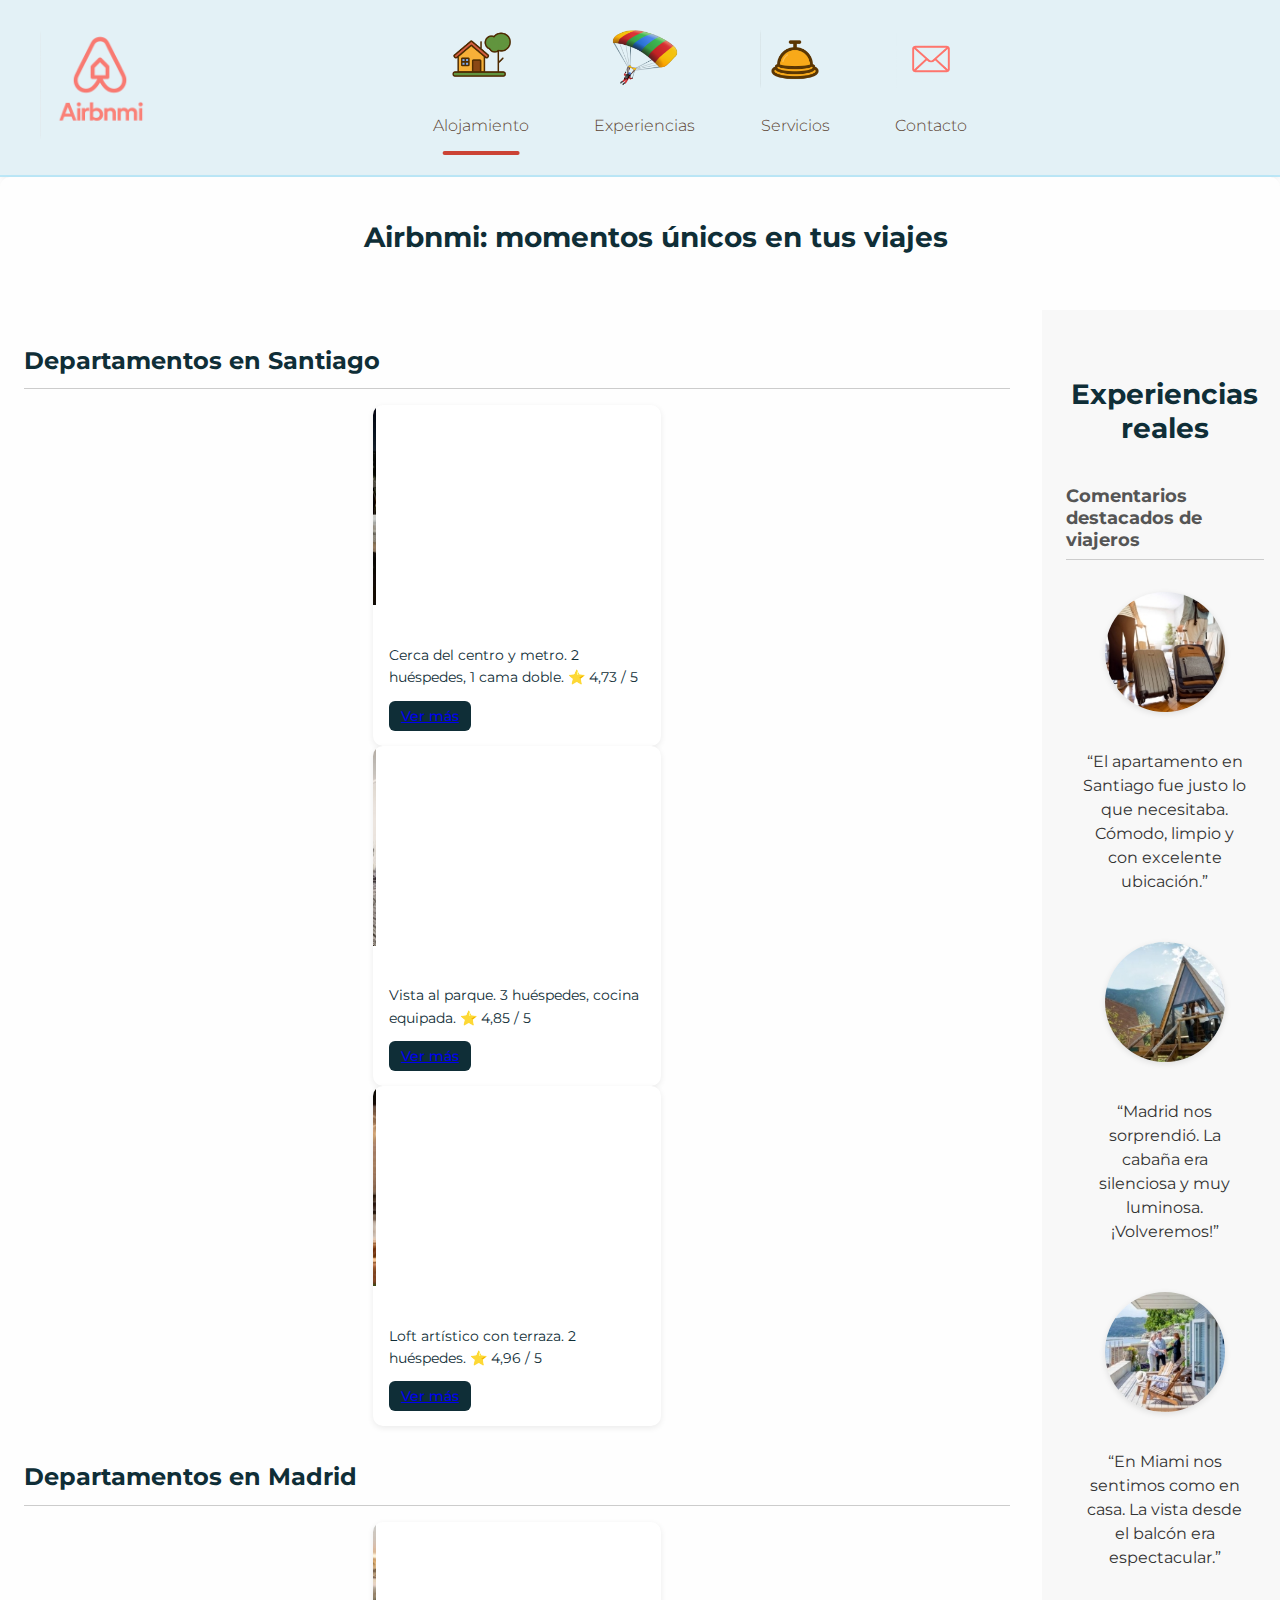
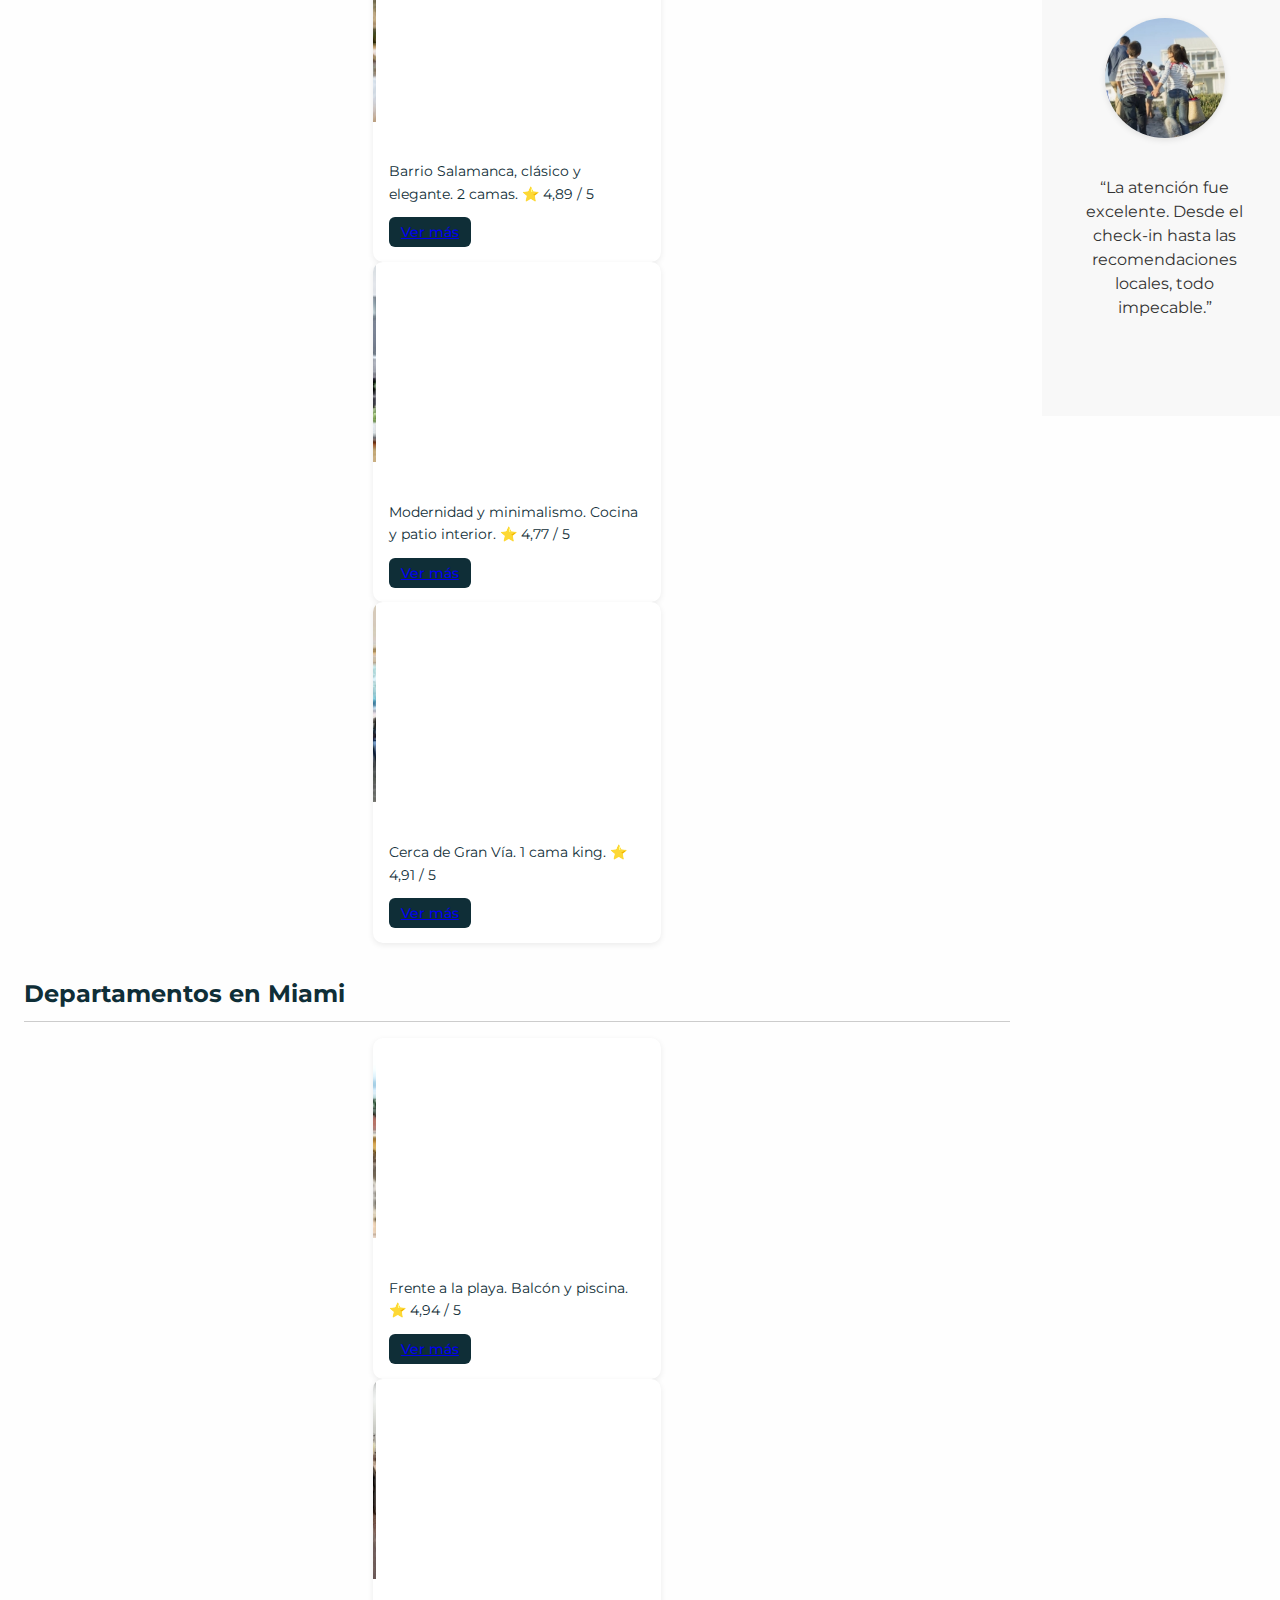
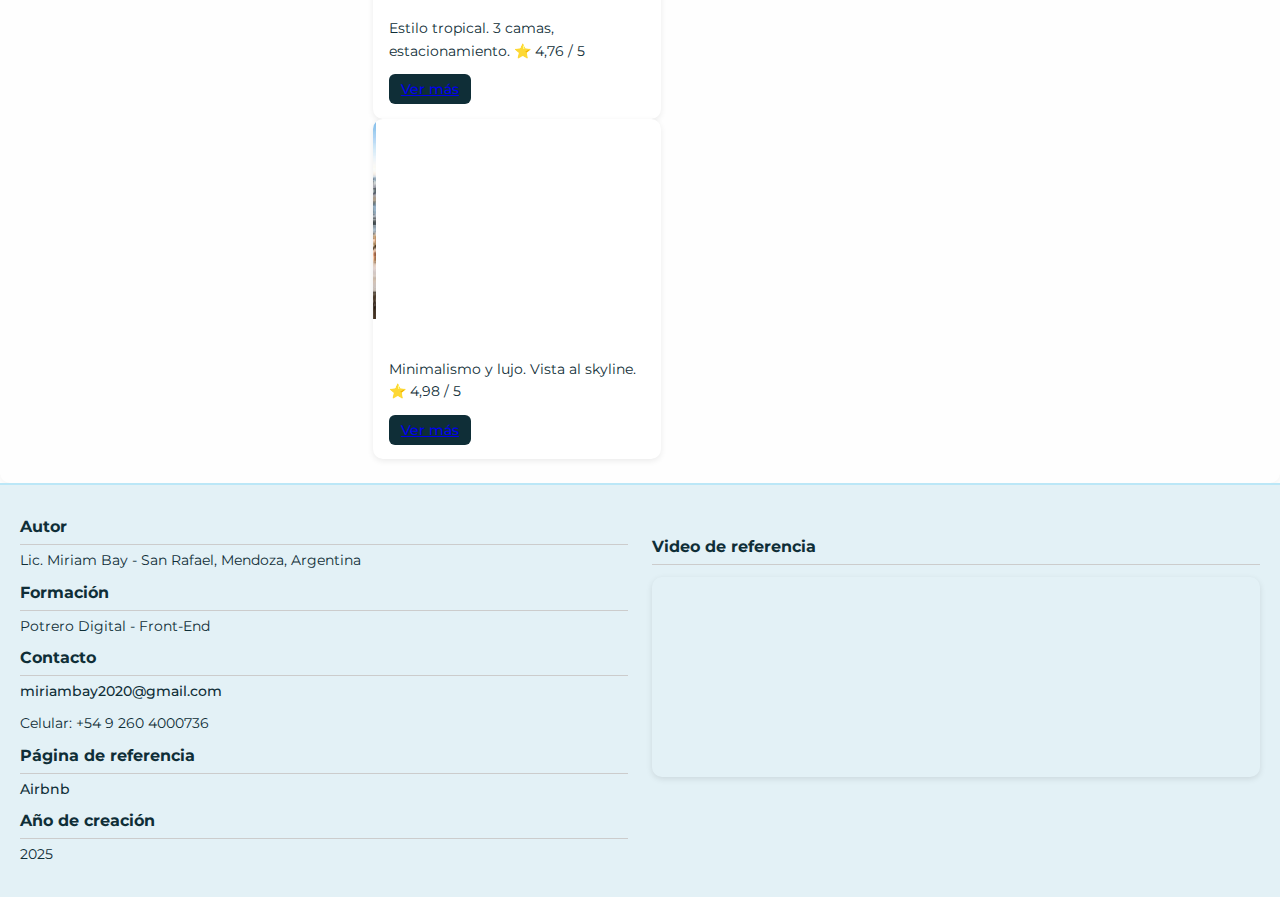
<file: index.html>
<!DOCTYPE html>
<html lang="en">
<head>
    <meta charset="UTF-8">
    <meta name="viewport" 
    content="width=device-width, initial-scale=1.0">
    <!-- Bootstrap y CSS -->
    <link href="https://cdn.jsdelivr.net/npm/bootstrap@5.3.7/dist/css/bootstrap.min.css" rel="stylesheet" integrity="sha384-LN+7fdVzj6u52u30Kp6M/trliBMCMKTyK833zpbD+pXdCLuTusPj697FH4R/5mcr" crossorigin="anonymous">
    <link rel="stylesheet" href="public/css/style.css">
    <link rel="icon" href="public/img/Airbnmi_icon_favicon.ico" type="image/png+xml">
    <title>Airbnmi | Alojamiento en vacasiones</title>
</head>
<body>
  <!-- HEADER -->
  <header class="airbnmi-header">
  <div class="logo"> 
    <img src="public/img/Airbnmi_icon2.png" alt="Airbnmi logo"/>
  </div>
  <nav>
    <ul>
      <li class="active">
        <a href="index.html">
          <img src="public/img/alojamiento_icon.png" alt="Alojamiento">
          <p>Alojamiento</p>         
        </a>
      </li>
      <li>
        <a href="public/views/experiencias.html">
          <img src="public/img/experiencias_icon.png" alt="Experiencias">
        <p>Experiencias</p>
        </a>
      </li>
      <li>
        <a href="public/views/servicios.html">
          <img src="public/img/servicios_icon.png" alt="Servicios">
          <p>Servicios</p>
        </a>
      </li>
      <li>
        <a href="https://miriambay.github.io/ProyectoFrontEnd/public/views/formulario.html">
          <img src="public/img/contacto-icono.png" alt="Contacto">
          <p>Contacto</p>
        </a>
      </li>
    </ul>
  </nav>
</header>

<!-- Contenido principal del sitio - MAIN-->
<main class="main-layout">
  <h1 class="main-title">Airbnmi: momentos únicos en tus viajes</h1>
    <section class="main-content">
  <div class="container">
    
<!-- Cartas -->
    <!-- Santiago -->
    <h2 class="section-title">Departamentos en Santiago</h2>
    <div class="row row-cols-1 row-cols-md-3 g-3">
      <div class="col">
        <div class="card card-custom">
          <img src="public/img/deptosanti1.jpg" class="card-img-top" alt="Depto Santiago 1">
          <div class="card-body">
            <p class="card-text">Cerca del centro y metro. 2 huéspedes, 1 cama doble. ⭐ 4,73 / 5</p>
            <a href="#" class="btn btn-primary">Ver más</a>
          </div>
        </div>
      </div>
      <div class="col">
        <div class="card card-custom">
          <img src="public/img/deptosanti2.jpg" class="card-img-top" alt="Depto Santiago 2">
          <div class="card-body">
            <p class="card-text">Vista al parque. 3 huéspedes, cocina equipada. ⭐ 4,85 / 5</p>
            <a href="#" class="btn btn-primary">Ver más</a>
          </div>
        </div>
      </div>
      <div class="col">
        <div class="card card-custom">
          <img src="public/img/deptosanti3.jpg" class="card-img-top" alt="Depto Santiago 3">
          <div class="card-body">
            <p class="card-text">Loft artístico con terraza. 2 huéspedes. ⭐ 4,96 / 5</p>
            <a href="#" class="btn btn-primary">Ver más</a>
          </div>
        </div>
      </div>
    </div>

    <!--Madrid -->
    <h2 class="section-title">Departamentos en Madrid</h2>
    <div class="row row-cols-1 row-cols-md-3 g-3">
      <div class="col">
        <div class="card card-custom">
          <img src="public/img/deptomadrid1.jpg" class="card-img-top" alt="Depto Madrid 1">
          <div class="card-body">
            <p class="card-text">Barrio Salamanca, clásico y elegante. 2 camas. ⭐ 4,89 / 5</p>
            <a href="#" class="btn btn-primary">Ver más</a>
          </div>
        </div>
      </div>
      <div class="col">
        <div class="card card-custom">
          <img src="public/img/deptomadrid2.jpg" class="card-img-top" alt="Depto Madrid 2">
          <div class="card-body">
            <p class="card-text">Modernidad y minimalismo. Cocina y patio interior. ⭐ 4,77 / 5</p>
            <a href="#" class="btn btn-primary">Ver más</a>
          </div>
        </div>
      </div>
      <div class="col">
        <div class="card card-custom">
          <img src="public/img/deptomadrir3.jpg" class="card-img-top" alt="Depto Madrid 3">
          <div class="card-body">
            <p class="card-text">Cerca de Gran Vía. 1 cama king. ⭐ 4,91 / 5</p>
            <a href="#" class="btn btn-primary">Ver más</a>
          </div>
        </div>
      </div>
    </div>

    <!-- Miami -->
    <h2 class="section-title">Departamentos en Miami</h2>
    <div class="row row-cols-1 row-cols-md-3 g-3">
      <div class="col">
        <div class="card card-custom">
          <img src="public/img/deptomiami1.jpg" class="card-img-top" alt="Depto Miami 1">
          <div class="card-body">
            <p class="card-text">Frente a la playa. Balcón y piscina. ⭐ 4,94 / 5</p>
            <a href="#" class="btn btn-primary">Ver más</a>
          </div>
        </div>
      </div>
      <div class="col">
        <div class="card card-custom">
          <img src="public/img/deptomiami2.jpg" class="card-img-top" alt="Depto Miami 2">
          <div class="card-body">
            <p class="card-text">Estilo tropical. 3 camas, estacionamiento. ⭐ 4,76 / 5</p>
            <a href="#" class="btn btn-primary">Ver más</a>
          </div>
        </div>
      </div>
      <div class="col">
        <div class="card card-custom">
          <img src="public/img/deptomiami3.jpg" class="card-img-top" alt="Depto Miami 3">
          <div class="card-body">
            <p class="card-text">Minimalismo y lujo. Vista al skyline. ⭐ 4,98 / 5</p>
            <a href="#" class="btn btn-primary">Ver más</a>
          </div>
        </div>
      </div>
    </div>
  </div>
</section>
<!-- Aside -->
<aside class="aside-testimonios">
  <h1 class="aside-title">Experiencias reales</h1>
  <h2 class="aside-subtitle">Comentarios destacados de viajeros</h2>

  <!-- Testimonio 1 -->
  <div class="testimonio">
    <img src="public/img/usuarios1.jpg" alt="Usuario 1" class="user-img">
    <p class="user-comment">“El apartamento en Santiago fue justo lo que necesitaba. Cómodo, limpio y con excelente ubicación.”</p>
  </div>

  <!-- Testimonio 2 -->
  <div class="testimonio">
    <img src="public/img/usuarios2.jpg" alt="Usuario 2" class="user-img">
    <p class="user-comment">“Madrid nos sorprendió. La cabaña era silenciosa y muy luminosa. ¡Volveremos!”</p>
  </div>

  <!-- Testimonio 3 -->
  <div class="testimonio">
    <img src="public/img/usuarios3.jpg" alt="Usuario 3" class="user-img">
    <p class="user-comment">“En Miami nos sentimos como en casa. La vista desde el balcón era espectacular.”</p>
  </div>

  <!-- Testimonio 4 -->
  <div class="testimonio">
    <img src="public/img/usuarios5.jpg" alt="Usuario 4" class="user-img">
    <p class="user-comment">“La atención fue excelente. Desde el check-in hasta las recomendaciones locales, todo impecable.”</p>
  </div>

  <!-- Testimonio 5 
  <div class="testimonio">
    <img src="public/img/usuarios4.jpg" alt="Usuario 5" class="user-img">
    <p class="user-comment">“Nos encantó el diseño del departamento. Minimalista pero con cada detalle cuidado.”</p>
  </div>

  Testimonio 6 
  <div class="testimonio">
    <img src="public/img/usuaruios6.jpg" alt="Usuario 6" class="user-img">
    <p class="user-comment">“Ubicación perfecta para recorrer la ciudad a pie. Volvería sin dudarlo.”</p>
    </div>-->
</aside>
</main>

<!-- Footer -->
<footer class="airbnmi-footer">
  <div class="footer-container">
    <!-- Informacion -->
    <section class="footer-info">
      <h2>Autor</h2>
      <p>Lic. Miriam Bay - San Rafael, Mendoza, Argentina</p>

      <h2>Formación</h2>
      <p>Potrero Digital - Front-End</p>

      <h2>Contacto</h2>
      <p><a href="mailto:miriambay2020@gmail.com">miriambay2020@gmail.com</a></p>
      <p>Celular: +54 9 260 4000736</p>

      <h2>Página de referencia</h2>
      <p><a href="https://www.airbnb.com.ar" target="_blank">Airbnb</a></p>

      <h2>Año de creación</h2>
      <p>2025</p>
    </section>
<!-- Video a Airbnb -->
    <section class="iframe-container">
      <h2>Video de referencia</h2>
      <iframe width="560" height="450" src="https://www.youtube.com/embed/pjydd52XNJ0?si=GtQmrm0peMp1VeVd" title="YouTube video player" frameborder="0" allow="accelerometer; autoplay; clipboard-write; encrypted-media; gyroscope; picture-in-picture; web-share" referrerpolicy="strict-origin-when-cross-origin" allowfullscreen></iframe>
    </section>
    </div>
</footer>
<script src="https://cdn.jsdelivr.net/npm/bootstrap@5.3.7/dist/js/bootstrap.bundle.min.js" integrity="sha384-ndDqU0Gzau9qJ1lfW4pNLlhNTkCfHzAVBReH9diLvGRem5+R9g2FzA8ZGN954O5Q" crossorigin="anonymous"></script>
</body>

</html>
</file>
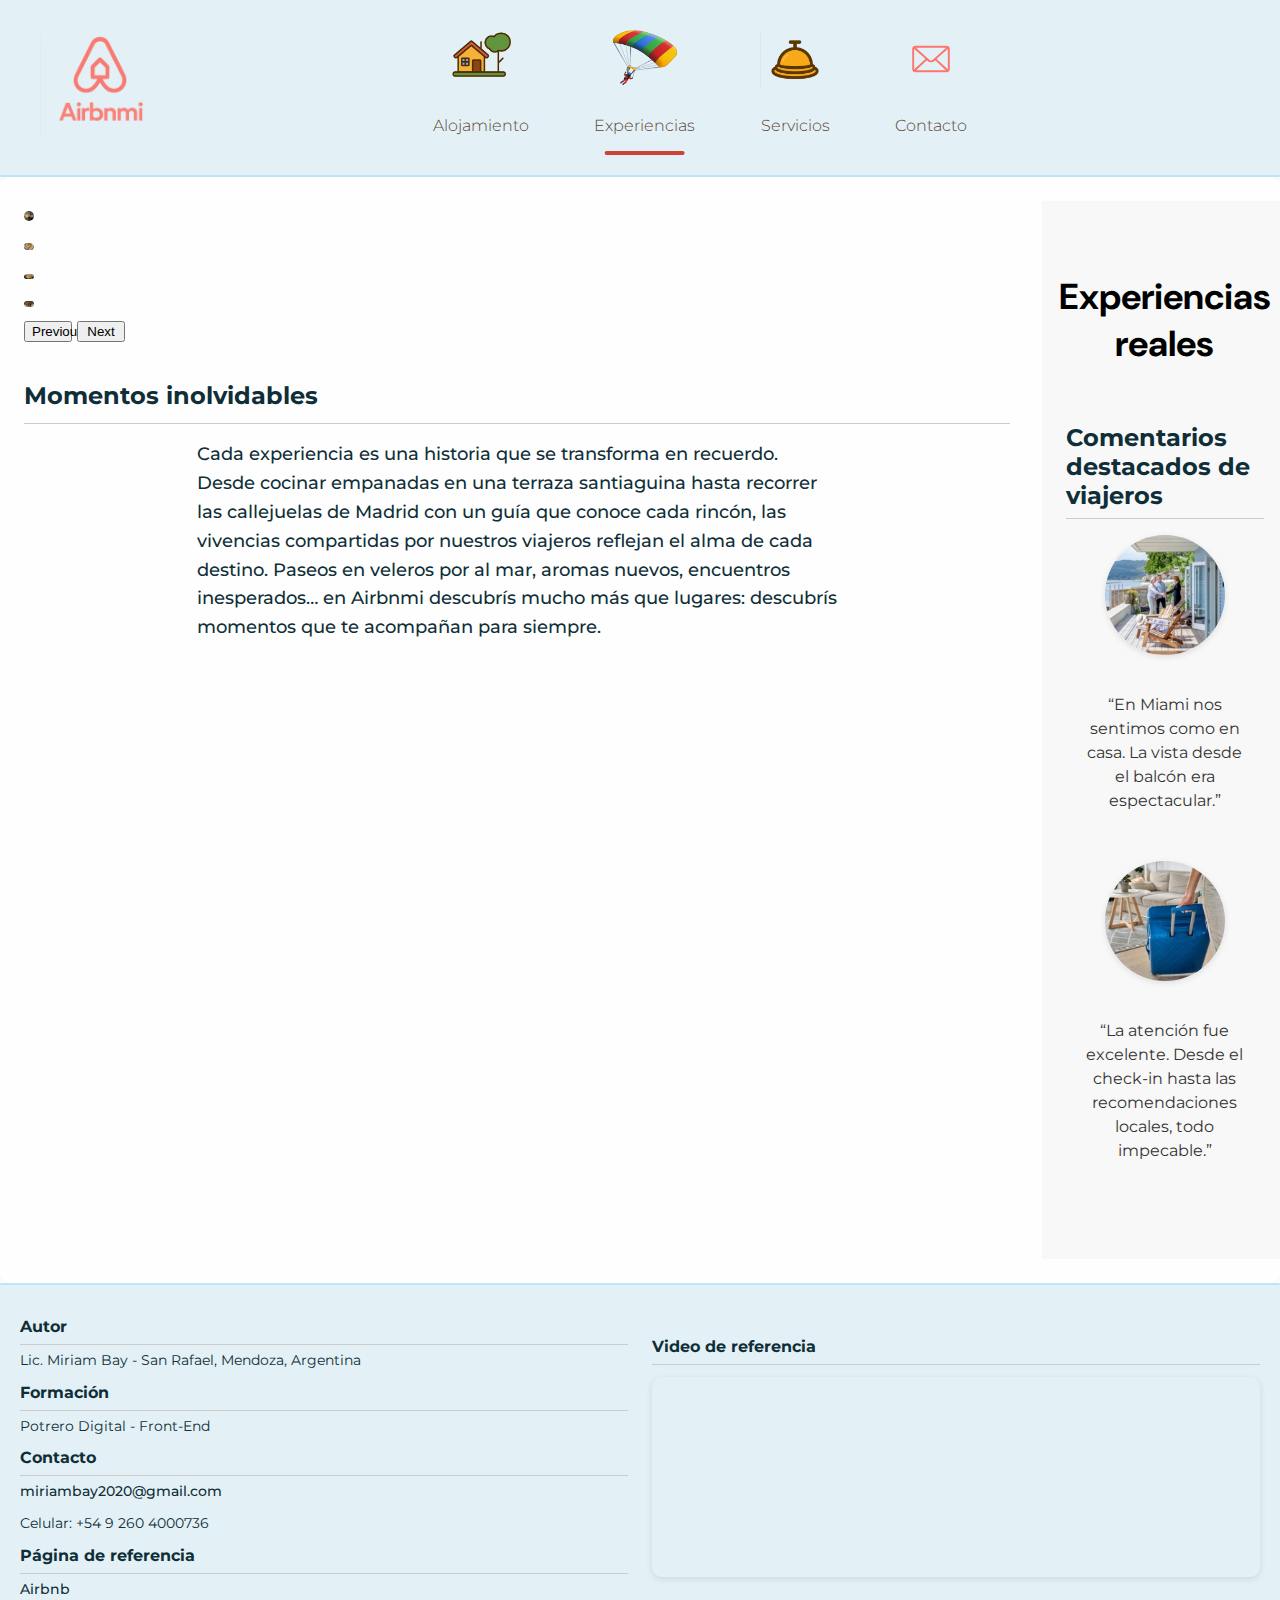
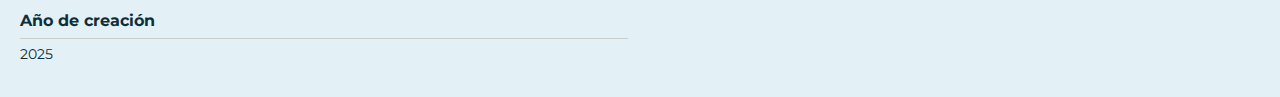
<file: public/views/experiencias.html>
<!DOCTYPE html>
<html lang="en">
<head>
    <meta charset="UTF-8">
    <meta name="viewport" 
    content="width=device-width, initial-scale=1.0">
    <!-- Bootstrap y CSS -->
    <link href="https://cdn.jsdelivr.net/npm/bootstrap@5.3.7/dist/css/bootstrap.min.css" rel="stylesheet" integrity="sha384-LN+7fdVzj6u52u30Kp6M/trliBMCMKTyK833zpbD+pXdCLuTusPj697FH4R/5mcr" crossorigin="anonymous">
    <link rel="stylesheet" href="../css/style.css">
    <link rel="icon" href="../img/Airbnmi_icon_favicon.ico"type="image/png+xml">
    <title>Airbnmi | Experiencias</title>
</head>
<body>
  <!-- Header -->
  <header class="airbnmi-header">
    <div class="logo">
      <img src="../img/Airbnmi_icon2.png" alt="Airbnmi logo">
    </div>
    <nav>
      <ul>
        <li>
          <a href="../../index.html">
            <img src="../img/alojamiento_icon.png" alt="Alojamiento">
            <p>Alojamiento</p>
          </a>
        </li>
        <li class="active">
          <a href="../views/experiencias.html">
            <img src="../img/experiencias_icon.png" alt="Experiencias">
            <p>Experiencias</p>
          </a>
        </li>
        <li>
          <a href="../views/servicios.html">
            <img src="../img/servicios_icon.png" alt="Servicios">
            <p>Servicios</p>
          </a>
        </li>
      <li>
        <a href="https://miriambay.github.io/ProyectoFrontEnd/public/views/formulario.html">
          <img src="../img/contacto-icono.png" alt="Contacto">
          <p>Contacto</p>
        </a>
      </li>
      </ul>
    </nav>
  </header>
  <!-- CONTENIDO PRINCIPAL -->
  <main class="main-layout">
  <section class="main-content">
  <div class="container">

    <!-- Carrousel con cuatro fotos -->
<div id="carouselExperienciasFade" class="carousel slide carousel-fade" data-bs-ride="carousel" data-bs-interval="3000">
  <div class="carousel-inner">
    <div class="carousel-item active">
      <img src="../img/expemar1.jpg" class="d-block w-100" alt="Velero">
    </div>
    <div class="carousel-item">
      <img src="../img/expepinoempa3.jpg" class="d-block w-100" alt="Empanadas">
    </div>
    <div class="carousel-item">
      <img src="../img/expepiel1.png" class="d-block w-100" alt="Piel">
    </div>
    <div class="carousel-item">
      <img src="../img/expesantiago1.jpg" class="d-block w-100" alt="Visitas">
    </div>
  </div>
  <button class="carousel-control-prev" type="button" data-bs-target="#carouselExperienciasFade" data-bs-slide="prev">
    <span class="carousel-control-prev-icon" aria-hidden="true"></span>
    <span class="visually-hidden">Previous</span>
  </button>
  <button class="carousel-control-next" type="button" data-bs-target="#carouselExperienciasFade" data-bs-slide="next">
    <span class="carousel-control-next-icon" aria-hidden="true"></span>
    <span class="visually-hidden">Next</span>
  </button>
</div>
<h2 class="section-title">Momentos inolvidables</h2>
<p class="section-text">
  Cada experiencia es una historia que se transforma en recuerdo. Desde cocinar empanadas en una terraza santiaguina hasta recorrer las callejuelas de Madrid con un guía que conoce cada rincón, las vivencias compartidas por nuestros viajeros reflejan el alma de cada destino. Paseos en veleros por al mar, aromas nuevos, encuentros inesperados… en Airbnmi descubrís mucho más que lugares: descubrís momentos que te acompañan para siempre.
</p>
  </section>

<!-- Aside -->
  <aside class="aside-testimonios">
  <h1>Experiencias reales</h1>
  <h2>Comentarios destacados de viajeros</h2>

  <!-- Testimonio 1 -->
  <div class="testimonio">
    <img src="../img/usuarios3.jpg" alt="Usuario 3" class="user-img">
    <p class="user-comment">“En Miami nos sentimos como en casa. La vista desde el balcón era espectacular.”</p>
  </div>

  <!-- Testimonio 2 -->
  <div class="testimonio">
    <img src="../img/usuarios4.jpg" alt="Usuario 4" class="user-img">
    <p class="user-comment">“La atención fue excelente. Desde el check-in hasta las recomendaciones locales, todo impecable.”</p>
  </div>
  </aside>
</main>

<!-- Footer -->
<footer class="airbnmi-footer">
  <div class="footer-container">
    <!-- Informacion -->
    <section class="footer-info">
      <h2>Autor</h2>
      <p>Lic. Miriam Bay - San Rafael, Mendoza, Argentina</p>

      <h2>Formación</h2>
      <p>Potrero Digital - Front-End</p>

      <h2>Contacto</h2>
      <p><a href="mailto:miriambay2020@gmail.com">miriambay2020@gmail.com</a></p>
      <p>Celular: +54 9 260 4000736</p>

      <h2>Página de referencia</h2>
      <p><a href="https://www.airbnb.com.ar" target="_blank">Airbnb</a></p>

      <h2>Año de creación</h2>
      <p>2025</p>
    </section>
<!-- Video a Airbnb -->
    <section class="iframe-container">
      <h2>Video de referencia</h2>
      <iframe width="560" height="315" src="https://www.youtube.com/embed/pjydd52XNJ0?si=GtQmrm0peMp1VeVd" title="YouTube video player" frameborder="0" allow="accelerometer; autoplay; clipboard-write; encrypted-media; gyroscope; picture-in-picture; web-share" referrerpolicy="strict-origin-when-cross-origin" allowfullscreen></iframe>
    </section>
    </div>
</footer>
<script src="https://cdn.jsdelivr.net/npm/bootstrap@5.3.7/dist/js/bootstrap.bundle.min.js" integrity="sha384-ndDqU0Gzau9qJ1lfW4pNLlhNTkCfHzAVBReH9diLvGRem5+R9g2FzA8ZGN954O5Q" crossorigin="anonymous"></script>
</body>

</html>
</file>
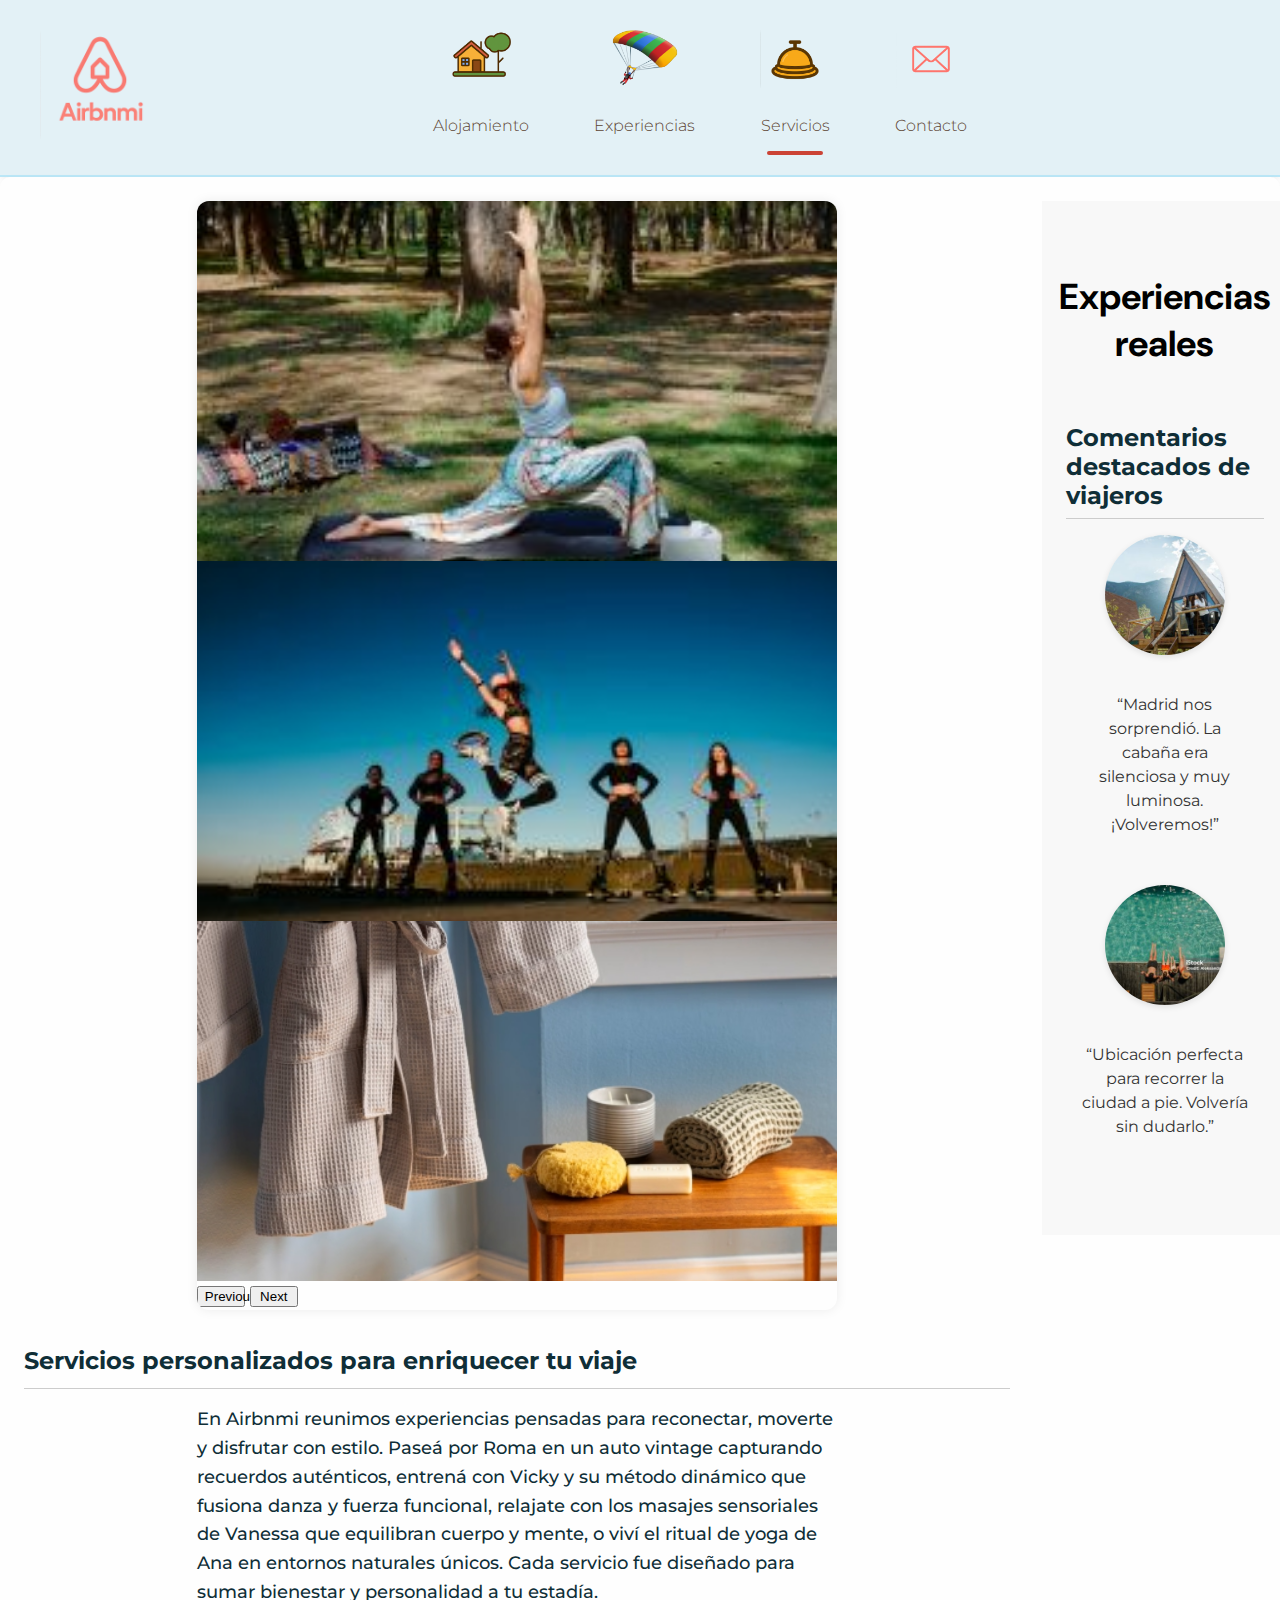
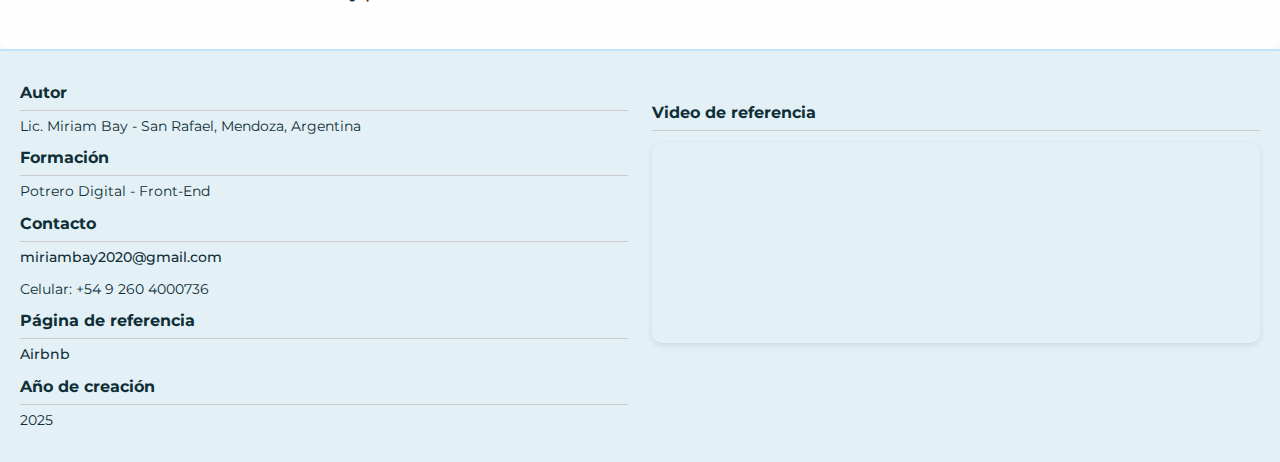
<file: public/views/servicios.html>
<!DOCTYPE html>
<html lang="en">
<head>
    <meta charset="UTF-8">
    <meta name="viewport" 
    content="width=device-width, initial-scale=1.0">
    <!-- Bootstrap y CSS -->
    <link href="https://cdn.jsdelivr.net/npm/bootstrap@5.3.7/dist/css/bootstrap.min.css" rel="stylesheet" integrity="sha384-LN+7fdVzj6u52u30Kp6M/trliBMCMKTyK833zpbD+pXdCLuTusPj697FH4R/5mcr" crossorigin="anonymous">
    <link rel="stylesheet" href="../css/style.css">
    <link rel="icon" href="../img/Airbnmi_icon_sinletra2.png"type="image/png+xml">
    <title>Airbnmi | Servicios</title>
</head>
<body>
  <header class="airbnmi-header">
    <div class="logo">
      <img src="../img/Airbnmi_icon2.png" alt="Airbnmi logo">
    </div>
    <nav>
      <ul>
        <li>
          <a href="../../index.html">
            <img src="../img/alojamiento_icon.png" alt="Alojamiento"><p>Alojamiento</p>
          </a>
        </li>
        <li>
          <a href="../views/experiencias.html">
            <img src="../img/experiencias_icon.png" alt="Experiencias">
            <p>Experiencias</p>
          </a>
        </li>
        <li class="active">
          <a href="../views/servicios.html">
            <img src="../img/servicios_icon.png" alt="Servicios">
            <p>Servicios</p>
          </a>
        </li>
      <li>
        <a href="../views/formulario.html">
          <img src="../img/contacto-icono.png" alt="Servicios">
          <p>Contacto</p>
        </a>
      </li>
      </ul>
    </nav>
  </header>
  <!-- CONTENIDO PRINCIPAL -->
  <main class="main-layout">
    <section class="main-content">
  <div class="container">

  <!-- Carrousel con tres fotos -->
<div id="carouselServicios" class="carousel slide carousel-servis" data-bs-ride="carousel">
  <div class="carousel-inner">
    <div class="carousel-item active">
      <img src="../img/servicioyoga3.jpg" class="d-block w-100" alt="empanadas">
    </div>
    <div class="carousel-item">
      <img src="../img/Servisentrena1.jpg" class="d-block w-100" alt="piel">
    </div>
    <div class="carousel-item">
      <img src="../img/servismasaje3.jpg" class="d-block w-100" alt="visitas">
    </div>
  </div>
  <button class="carousel-control-prev" type="button" data-bs-target="#carouselServicios" data-bs-slide="prev">
    <span class="carousel-control-prev-icon" aria-hidden="true"></span>
    <span class="visually-hidden">Previous</span>
  </button>
  <button class="carousel-control-next" type="button" data-bs-target="#carouselServicios" data-bs-slide="next">
    <span class="carousel-control-next-icon" aria-hidden="true"></span>
    <span class="visually-hidden">Next</span>
  </button>
</div>
<h2 class="section-title">Servicios personalizados para enriquecer tu viaje</h2>
<p class="section-text">
  En Airbnmi reunimos experiencias pensadas para reconectar, moverte y disfrutar con estilo. Paseá por Roma en un auto vintage capturando recuerdos auténticos, entrená con Vicky y su método dinámico que fusiona danza y fuerza funcional, relajate con los masajes sensoriales de Vanessa que equilibran cuerpo y mente, o viví el ritual de yoga de Ana en entornos naturales únicos. Cada servicio fue diseñado para sumar bienestar y personalidad a tu estadía.
</p>
  </section>

<!-- Aside -->
<aside class="aside-testimonios">
  <h1>Experiencias reales</h1>
  <h2>Comentarios destacados de viajeros</h2>

    <!--Testimonio 1 -->
  <div class="testimonio">
    <img src="../img/usuarios2.jpeg" alt="Usuario 2" class="user-img">
    <p class="user-comment">“Madrid nos sorprendió. La cabaña era silenciosa y muy luminosa. ¡Volveremos!”</p>
  </div>
  
  <!-- Testimonio 2  -->
  <div class="testimonio">
    <img src="../img/usuaruios6.jpeg" alt="Usuario 6" class="user-img">
    <p class="user-comment">“Ubicación perfecta para recorrer la ciudad a pie. Volvería sin dudarlo.”</p>
    </div>
</aside>
</main>

<!-- Footer -->
<footer class="airbnmi-footer">
  <div class="footer-container">
    <!-- Informacion -->
    <section class="footer-info">
      <h2>Autor</h2>
      <p>Lic. Miriam Bay - San Rafael, Mendoza, Argentina</p>

      <h2>Formación</h2>
      <p>Potrero Digital - Front-End</p>

      <h2>Contacto</h2>
      <p><a href="mailto:miriambay2020@gmail.com">miriambay2020@gmail.com</a></p>
      <p>Celular: +54 9 260 4000736</p>

      <h2>Página de referencia</h2>
      <p><a href="https://www.airbnb.com.ar" target="_blank">Airbnb</a></p>

      <h2>Año de creación</h2>
      <p>2025</p>
    </section>
<!-- Video a Airbnb -->
    <section class="iframe-container">
      <h2>Video de referencia</h2>
      <iframe width="560" height="315" src="https://www.youtube.com/embed/pjydd52XNJ0?si=GtQmrm0peMp1VeVd" title="YouTube video player" frameborder="0" allow="accelerometer; autoplay; clipboard-write; encrypted-media; gyroscope; picture-in-picture; web-share" referrerpolicy="strict-origin-when-cross-origin" allowfullscreen></iframe>
    </section>
    </div>
</footer>
<script src="https://cdn.jsdelivr.net/npm/bootstrap@5.3.7/dist/js/bootstrap.bundle.min.js" integrity="sha384-ndDqU0Gzau9qJ1lfW4pNLlhNTkCfHzAVBReH9diLvGRem5+R9g2FzA8ZGN954O5Q" crossorigin="anonymous"></script>
</body>
</html>
</file>
<file: public/css/style.css>
@import url('https://fonts.googleapis.com/css2?family=DM+Sans:ital,opsz,wght@0,9..40,100..1000;1,9..40,100..1000&family=Dancing+Script:wght@400..700&family=Lobster&family=Montserrat:ital,wght@0,100..900;1,100..900&family=Playwrite+HU:wght@100..400&display=swap');@import url('https://fonts.googleapis.com/css2?family=DM+Sans:ital,opsz,wght@0,9..40,100..1000;1,9..40,100..1000&family=Dancing+Script:wght@400..700&family=Lobster&family=Playwrite+HU:wght@100..400&display=swap');

/* Estilos generales */
*{
	box-sizing: border-box;
}
body {
    margin: 0;
    padding: 0;
    font-family: "Lobster", sans-serif;
    font-size: 18px;
}
img {
    border-radius: 10px;
    width: 1%;
    height: 1%;
}

/* Estilos Header */
/* Contenedor principal del header */
.airbnmi-header {
  display: grid;
  grid-template-columns: auto 1fr;   /* Columna 1: logo / Columna 2: menú */
  align-items: center;
  padding: 24px 40px;
  background-color: #e3f1f6;
  box-shadow: 0 2px 6px rgba(0, 0, 0, 0.05);
  border-bottom: 2px solid #bbe7f7; /* Línea divisoria debajo del header */
}

/* Logo alineado a la izquierda */
.logo {
  justify-self: start;             
}

.logo img {
  width: 120px;
  height: auto;
}

/* Navegación: íconos centrados */
.airbnmi-header nav {
  justify-self: center;          /* Centra todo el bloque de íconos */
}

/* Lista de íconos */
.airbnmi-header nav ul {
  display: grid;
  grid-auto-flow: column;            /* Íconos en fila horizontal */
  gap: 65px;
  list-style: none;
  margin: 0;
  padding: 0;
}

/* Ítem de menú: ícono + texto */
.airbnmi-header nav li {
  display: flex;
  flex-direction: column;
  align-items: center;
  text-align: center;
}
.airbnmi-header nav h2 {
  margin: 12px 0 6px;
  font-size: 16px;
  color: #0f2e37;
}

/* Íconos */
.airbnmi-header nav img {
  width: 70px;
  height: 70px;
  margin-bottom: 2px;
}

/* Texto debajo de íconos */
.airbnmi-header nav a {
  text-decoration: none;
  font-family: 'Montserrat', sans-serif;
  font-weight: 300;
  font-size: 16px;
  color: #5c4432;
  transition: color 0.3s ease;
}

/* Efecto al pasar el mouse */
.airbnmi-header nav a:hover {
  color: #cb4335 !important; /* Cambia el color del texto */
}

/* Estilos para la pag. activa */
.active a {
  position: relative;
  color: #ab3061;
  font-weight: 600;
}
.active a::after {
  content: "";
  position: absolute;
  bottom: -4px;                /* distancia entre texto y subrayado */
  left: 50%;
  transform: translateX(-50%);
  width: 80%;
  height: 4px;                 /* grosor del subrayado */
  color: #ab3061;
  background-color: #cb4335;  /* color del subrayado */
  border-radius: 2px;
}

/* Estilos del main */
/* MAIN general */
main {
  padding: 40px 24px;
  background-color: #f9f9f9;
  font-family: 'DM Sans', sans-serif;
}
h2 {
  font-size: 24px;
  font-family: 'Montserrat', sans-serif;
  margin: 32px 0 16px;
  color: #0f2e37;
  text-align: left;
  border-bottom: 1px solid #ccc;
  padding-bottom: 8px;
}

.main-layout {
  display: grid;
  grid-template-columns: 80% 20%;
  gap: 32px;
  padding: 24px;
  background-color: #fefefe;
  border-radius: 10px;
  box-shadow: 0 2px 6px rgba(0,0,0,0.05);
  align-items: start;
}

.main-title {
  grid-column: 1 / -1;
  font-size: 28px;
  font-family: 'Montserrat', sans-serif;
  color: #0f2e37;
  margin-bottom: 24px;
  text-align: center;
}

.main-content {
  font-family: 'Montserrat', sans-serif;
  color: #0f2e37;
  line-height: 1.6;
}

/* Estilo general de las cartas */
.section-title {
  font-size: 24px;
  font-family: 'Montserrat', sans-serif;
  margin: 32px 0 16px;
  color: #0f2e37;
  text-align: left;
  border-bottom: 1px solid #ccc;
  padding-bottom: 8px;
}

/* Card individual */
.card-custom {
  width: 100%;
  max-width: 18rem;
  margin: auto;
  border-radius: 10px;
  box-shadow: 0 2px 6px rgba(0, 0, 0, 0.08);
  transition: transform 0.3s ease, box-shadow 0.3s ease;
  background-color: #ffffff;
  overflow: hidden;
}

.card-custom:hover {
  transform: scale(1.03);
  box-shadow: 0 4px 12px rgba(0, 0, 0, 0.12);
}

/* Imagen superior */
.card-img-top {
  height: 200px;
  object-fit: cover;
  border-radius: 10px 10px 0 0;
}

/* Contenido de texto */
.card-body {
  font-family: 'Montserrat', sans-serif;
  color: #0f2e37;
  padding: 16px;
}

.card-text {
  font-size: 14px;
  line-height: 1.6;
  margin-bottom: 12px;
}

/* Botón Airbnmi-style */
.btn-primary {
  background-color: #0f2e37;
  border: none;
  font-size: 14px;
  padding: 6px 12px;
  border-radius: 6px;
  font-weight: 500;
  transition: background-color 0.3s ease;
}

.btn-primary:hover {
  background-color: #094155;
}

/* Responsive */
@media (max-width: 768px) {
  .section-title {
    text-align: center;
  }

  .card-custom {
    max-width: 100%;
  }
}

/* Contenedor general del aside */
.aside-testimonios {
  background-color: #f8f8f8;
  padding: 48px 24px;
  text-align: center;
  min-height: 700px;
  display: flex;
  flex-direction: column;
  align-items: center;
}

/* Titulos principales */
.aside-title {
  font-size: 28px;
  font-family: 'Montserrat', sans-serif;
  color: #0f2e37;
  margin-bottom: 8px;
}

.aside-subtitle {
  font-size: 18px;
  font-family: 'Montserrat', sans-serif;
  color: #555;
  margin-bottom: 32px;
}

/* Testimonio de usuario */
.testimonio {
  margin-bottom: 32px;
  max-width: 500px;
  margin-left: auto;
  margin-right: auto;
}

/* Comentario-Imagen redondeada */
.user-img {
  width: 120px;
  height: 120px;
  object-fit: cover;
  border-radius: 50%;
  margin-bottom: 16px;
  box-shadow: 0 2px 6px rgba(0, 0, 0, 0.1);
}

/* Comentario-texto */
.user-comment {
  font-size: 16px;
  font-family: 'Montserrat', sans-serif;
  color: #333;
  line-height: 1.5;
  padding: 0 16px;
}

/* Estilos del Footer */
.airbnmi-footer {
  background-color: #e3f1f6;
  border-top: 2px solid #bbe7f7;
  font-family: 'Montserrat', sans-serif;
  font-size: 14px;
  color: #0f2e37;
  padding: 20px;
}

.footer-container {
  display: grid;
  grid-template-columns: 1fr 1fr; /* Info a la izquierda, video a la derecha */
  gap: 24px;
  align-items: start;
}

.footer-info h2 {
  margin: 12px 0 6px;
  font-size: 16px;
  color: #0f2e37;
}

.footer-info p,
.footer-info a {
  margin: 4px 0 12px;
  line-height: 1.4;
  color: #0f2e37;
}

.footer-info a {
  text-decoration: none;
  font-weight: 500;
}

.footer-info a:hover {
  text-decoration: underline;
}

.iframe-container {
  text-align: center;
}

.iframe-container h2 {
  margin-bottom: 12px;
  font-size: 16px;
  color: #0f2e37;
}

.iframe-container iframe {
  width: 100%;
  height: 200px;
  border-radius: 10px;
  box-shadow: 0 2px 6px rgba(0, 0, 0, 0.1);
  border: none;
}
/* FIN INDEX */

/* EXPERIENCIAS.HTML */
.carousel-expe {
  max-width: 640px;
  margin: 0 auto 32px;
  border-radius: 12px;
  overflow: hidden;
  box-shadow: 0 0 12px rgba(0, 0, 0, 0.08);
}

.carousel-expe .carousel-item img {
  width: 100%;
  height: 360px;
  object-fit: cover;
  display: block;
  border-radius: 0; /* ya lo tiene el contenedor */
}

/* Botones de navegación */
.carousel-control-prev-icon,
.carousel-control-next-icon {
  background-color: rgba(0, 0, 0, 0.4);
  border-radius: 4px;
}

.carousel-control-prev,
.carousel-control-next {
  width: 48px;
}
/* Parrafo debajo carousel de Exp y Serv.*/
.section-text {
  font-size: 18px;
  font-family: 'Montserrat', sans-serif;
  color: #0f2e37;
  line-height: 1.6;
  margin-top: 16px;
  max-width: 640px;
  margin-left: auto;
  margin-right: auto;
  font-weight: 500;
}

/* Responsive */
@media (max-width: 768px) {
  .carousel-expe {
    max-width: 100%;
  }

  .carousel-expe .carousel-item img {
    height: auto;
  }
}
/* SERVICIOS.HTML */
.carousel-servis {
  max-width: 640px;
  margin: 0 auto 32px;
  border-radius: 12px;
  overflow: hidden;
  box-shadow: 0 0 12px rgba(0, 0, 0, 0.08);
}

.carousel-servis .carousel-item img {
  width: 100%;
  height: 360px;
  object-fit: cover;
  display: block;
  border-radius: 0; /* ya lo tiene el contenedor */
}

/* Botones de navegación */
.carousel-control-prev-icon,
.carousel-control-next-icon {
  background-color: rgba(0, 0, 0, 0.4);
  border-radius: 4px;
}

.carousel-control-prev,
.carousel-control-next {
  width: 48px;
}
/* COMIENZO ESTILOS FORMULARIO */
/* Estilo general del formulario */
form {
  background-color: #f9f9f9; 
  padding: 32px; 
  border-radius: 12px; /* Bordes redondeados*/
  box-shadow: 0 0 11px rgba(0, 0, 0, 0.11); /* Sombra para profundidad */
  font-family: 'Montserrat', sans-serif; 
  max-width: 640px; /* Ancho controlado */
  margin: 0 auto; /* Centra el formulario horizontalmente */
  box-sizing: border-box;
}

fieldset {
  border: none;
  padding: 0;
  margin: 0;
}

/* Título del formulario */
legend {
  font-size: 24px;
  font-weight: 600;
  color: #0f2e37;
  margin-bottom: 24px;
}

/* Etiquetas encima de cada campo */
label {
  display: block; /*Los pone uno encima del otro y ocupa toda la línea (ladrillos) */
  font-size: 18px;
  color: #333;
  margin-bottom: 6px;
  margin-top: 16px;
}

/*Campos de texto */
input[type="text"],
input[type="email"],
input[type="password"],
input[type="date"] {
  width: 100%; /*Todo el ancho del contenedor */
  padding: 12px;
  border: 1px solid #ccc;
  border-radius: 8px; 
  font-size: 15px;
  font-family: 'Montserrat', sans-serif;
  box-sizing: border-box;
}

/* Botones */
input[type="submit"],
input[type="reset"] {
  padding: 12px 24px;
  margin-top: 24px;
  margin-right: 16px;
  border: none;
  border-radius: 8px;
  font-size: 17px;
  cursor: pointer;
  background-color: #5DADE2; 
  color: white;
  transition: background-color 0.3s ease; /* Suaviza el efecto hover */
}

/*Efecto hover en botones */
input[type="submit"]:hover,
input[type="reset"]:hover {
  background-color: #3498db; /*Cambia el azul al pasar el mouse */
}

/* MODELO RESPONSIVE */

@media screen and (max-width: 600px) {
  /* Header */
  .airbnmi-header {
    grid-template-columns: 1fr;
    padding: 20px;
    text-align: center;
  }

  .logo {
    justify-self: center;
    margin-bottom: 16px;
  }

  .airbnmi-header nav ul {
    grid-auto-flow: row;
    gap: 28px;
    justify-content: center;
  }

  .airbnmi-header nav img {
    width: 60px;
    height: 60px;
  }

  .airbnmi-header nav h2 {
    font-size: 14px;
  }

  .airbnmi-header nav a {
    font-size: 14px;
  }

  /* Main */
  .main-layout {
    grid-template-columns: 1fr;
    gap: 16px;
    padding: 16px;
  }

  .main-title,
  h2.section-title {
    font-size: 20px;
    text-align: center;
  }

  .main-content,
  .section-text,
  .card-text,
  .user-comment {
    font-size: 15px;
    line-height: 1.5;
  }

  /* Cards */
  .card-custom {
    max-width: 100%;
    margin-bottom: 24px;
  }

  /* Aside */
  .aside-testimonios {
  padding: 24px 16px; 
  text-align: center;
}

.aside-title {
    font-size: 22px;
  }

.aside-subtitle {
  font-size: 15px;
  line-height: 1.6;
  word-wrap: break-word; /* Por si hay palabras largas que se salen */
  max-width: 100%; 
}

  /* Footer */
  .footer-container {
  grid-template-columns: 1fr; 
  gap: 16px;
  text-align: center;
  padding: 16px;
}

.footer-info h2 {
  font-size: 16px;
  margin-top: 12px;
}

.footer-info p,
.footer-info a {
  font-size: 14px;
  line-height: 1.5;
  word-wrap: break-word;
  max-width: 100%;
}

.iframe-container iframe {
  height: 180px; 
}

  /* Formulario */
  form {
    padding: 24px;
  }

  legend {
    font-size: 20px;
    text-align: center;
  }

  input[type="submit"],
  input[type="reset"] {
    width: 100%;
    margin-bottom: 12px;
  }

  label {
    font-size: 16px;
  }

  input[type="text"],
  input[type="email"],
  input[type="password"],
  input[type="date"] {
    font-size: 14px;
  }

  /* Carousels */
  .carousel-expe,
  .carousel-servis {
    max-width: 100%;
  }

  .carousel-expe .carousel-item img,
  .carousel-servis .carousel-item img {
    height: auto;
  }
}
</file>
